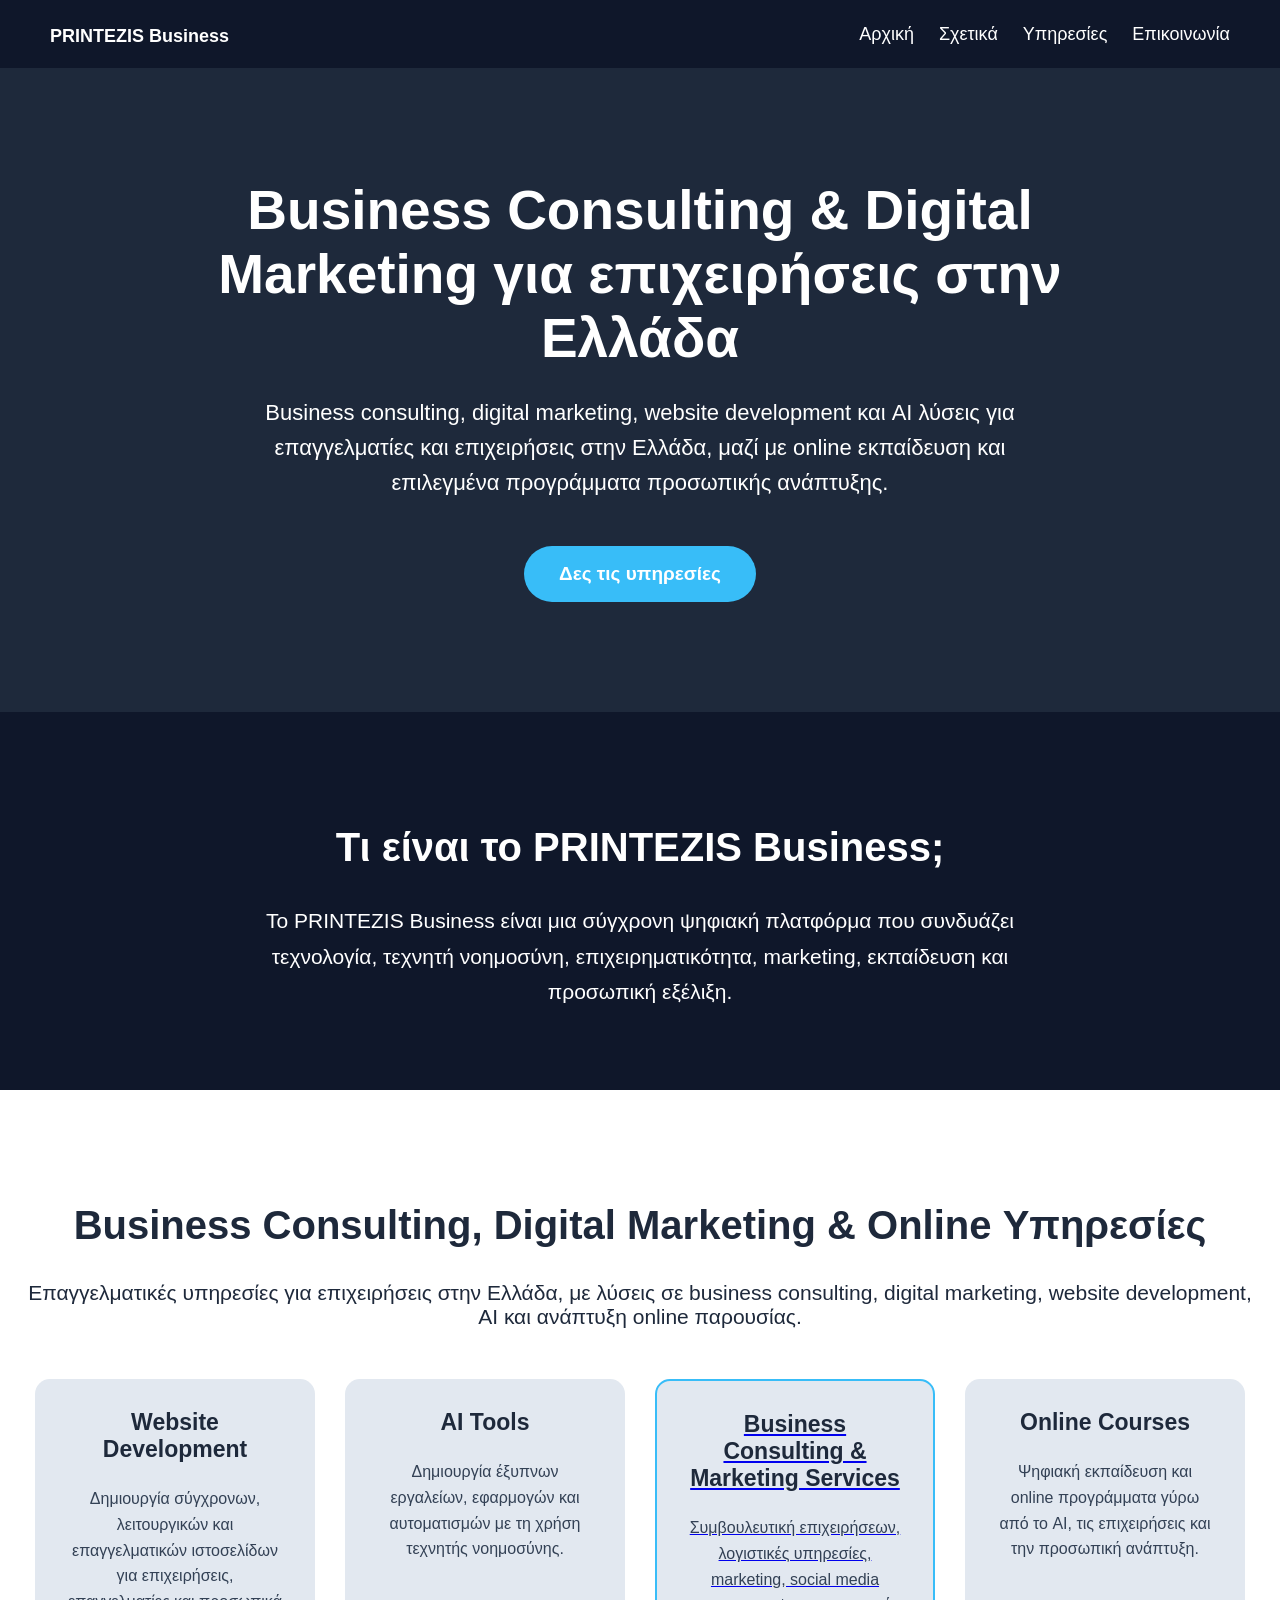
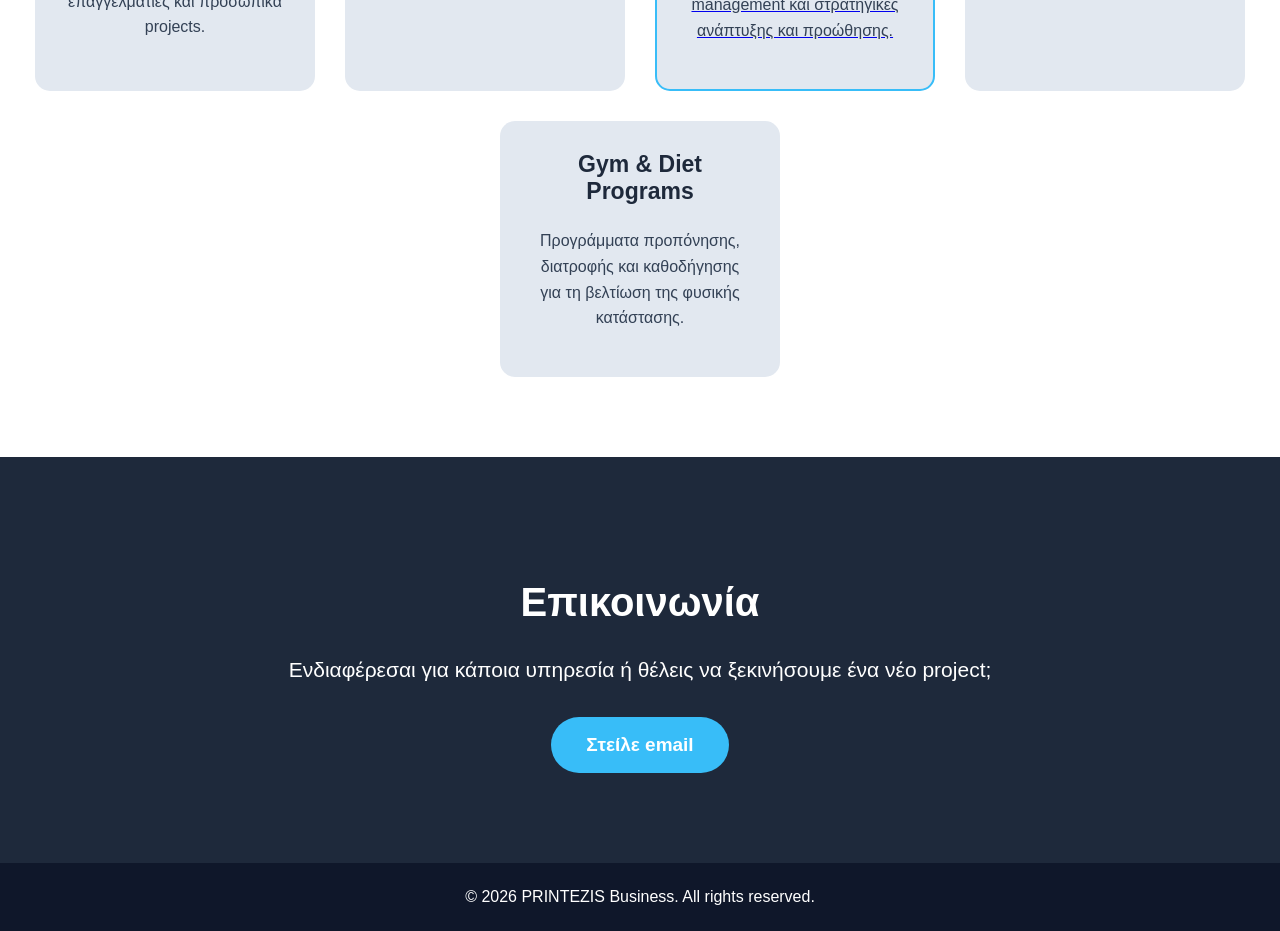
<file: index.html>
<!DOCTYPE html>
<html lang="el">

<head>
    <!-- Google tag (gtag.js) -->
<script async src="https://www.googletagmanager.com/gtag/js?id=G-ZGBVEKWBGP"></script>
<script>
  window.dataLayer = window.dataLayer || [];
  function gtag(){dataLayer.push(arguments);}
  gtag('js', new Date());

  gtag('config', 'G-ZGBVEKWBGP');
</script>
    <meta name="google-site-verification" content="r43bG9RHbESGAjQBH-5aH3C_a0ObtfJvZI0ZxdZ7XYk" />
    <meta charset="UTF-8">

    <meta
        name="viewport"
        content="width=device-width, initial-scale=1.0"
    >

    <title>Business Consulting & Digital Marketing Greece | PRINTEZIS Business</title>
    <meta name="description" content="Business consulting, digital marketing, social media management, website development και AI λύσεις για επιχειρήσεις στην Ελλάδα.">
    <meta name="robots" content="index, follow">

    <link rel="canonical" href="https://suprakariamg.github.io/printezis-business/">

    <meta property="og:type" content="website">
    <meta property="og:locale" content="el_GR">
    <meta property="og:site_name" content="PRINTEZIS Business">
    <meta property="og:title" content="Business Consulting & Digital Marketing Greece | PRINTEZIS Business">
    <meta property="og:description" content="Business consulting, digital marketing, social media management, website development και AI λύσεις για επιχειρήσεις στην Ελλάδα.">
    <meta property="og:url" content="https://suprakariamg.github.io/printezis-business/">

    <meta name="twitter:card" content="summary">
    <meta name="twitter:title" content="Business Consulting & Digital Marketing Greece | PRINTEZIS Business">
    <meta name="twitter:description" content="Business consulting, digital marketing, social media management, website development και AI λύσεις για επιχειρήσεις στην Ελλάδα.">

    <script type="application/ld+json">
    {
      "@context": "https://schema.org",
      "@type": "Organization",
      "name": "PRINTEZIS Business",
      "url": "https://suprakariamg.github.io/printezis-business/",
      "email": "mailto:marioprintezi2004@gmail.com",
      "description": "Business consulting, digital marketing, social media management, website development και AI λύσεις για επιχειρήσεις στην Ελλάδα.",
      "areaServed": {
        "@type": "Country",
        "name": "Greece"
      },
      "knowsAbout": [
        "Business Consulting",
        "Digital Marketing",
        "Social Media Management",
        "Website Development",
        "Artificial Intelligence"
      ]
    }
    </script>

    <link rel="stylesheet" href="style.css">
</head>

<body>

    <nav>

        <h2><a class="brand-link" href="index.html" aria-label="PRINTEZIS Business αρχική">PRINTEZIS Business</a></h2>

        <div class="nav-links">
            <a href="#home">Αρχική</a>
            <a href="#about">Σχετικά</a>
            <a href="#services">Υπηρεσίες</a>
            <a href="#contact">Επικοινωνία</a>
        </div>

    </nav>

    <main>

        <section class="hero" id="home">

           <h1>
    Business Consulting & Digital Marketing για επιχειρήσεις στην Ελλάδα
</h1>

            <p>
                Business consulting, digital marketing, website development και AI λύσεις
                για επαγγελματίες και επιχειρήσεις στην Ελλάδα, μαζί με online εκπαίδευση
                και επιλεγμένα προγράμματα προσωπικής ανάπτυξης.
            </p>

            <a class="main-button" href="#services">
                Δες τις υπηρεσίες
            </a>

        </section>


        <section class="about" id="about">

            <h2>Τι είναι το PRINTEZIS Business;</h2>

            <p>
                Το PRINTEZIS Business είναι μια σύγχρονη ψηφιακή
                πλατφόρμα που συνδυάζει τεχνολογία, τεχνητή
                νοημοσύνη, επιχειρηματικότητα, marketing,
                εκπαίδευση και προσωπική εξέλιξη.
            </p>

        </section>


        <section class="services" id="services">
            <h2>Business Consulting, Digital Marketing & Online Υπηρεσίες</h2>

<p>
    Επαγγελματικές υπηρεσίες για επιχειρήσεις στην Ελλάδα, με λύσεις σε business consulting, digital marketing, website development, AI και ανάπτυξη online παρουσίας.
</p>

            <div class="cards">

                <div class="card">

                    <h3>Website Development</h3>

                    <p>
                        Δημιουργία σύγχρονων, λειτουργικών και
                        επαγγελματικών ιστοσελίδων για επιχειρήσεις,
                        επαγγελματίες και προσωπικά projects.
                    </p>

                </div>


                <div class="card">

                    <h3>AI Tools</h3>

                    <p>
                        Δημιουργία έξυπνων εργαλείων, εφαρμογών και
                        αυτοματισμών με τη χρήση τεχνητής νοημοσύνης.
                    </p>

                </div>


                <a href="business-services.html" class="card business-card" aria-label="Business Consulting και Marketing Services στην Ελλάδα">

                    <h3>Business Consulting & Marketing Services</h3>

                    <p>
                        Συμβουλευτική επιχειρήσεων, λογιστικές
                        υπηρεσίες, marketing, social media management
                        και στρατηγικές ανάπτυξης και προώθησης.
                    </p>

                </a>


                <div class="card">

                    <h3>Online Courses</h3>

                    <p>
                        Ψηφιακή εκπαίδευση και online προγράμματα γύρω
                        από το AI, τις επιχειρήσεις και την προσωπική
                        ανάπτυξη.
                    </p>

                </div>


                <div class="card">

                    <h3>Gym & Diet Programs</h3>

                    <p>
                        Προγράμματα προπόνησης, διατροφής και
                        καθοδήγησης για τη βελτίωση της φυσικής
                        κατάστασης.
                    </p>

                </div>

            </div>

        </section>


        <section class="contact" id="contact">

            <h2>Επικοινωνία</h2>

            <p>
                Ενδιαφέρεσαι για κάποια υπηρεσία ή θέλεις να
                ξεκινήσουμε ένα νέο project;
            </p>

            <a
                class="contact-button"
                href="mailto:marioprintezi2004@gmail.com"
            >
                Στείλε email
            </a>

        </section>

    </main>


    <footer>

        <p>
            © 2026 PRINTEZIS Business. All rights reserved.
        </p>

    </footer>

</body>

</html>
</file>
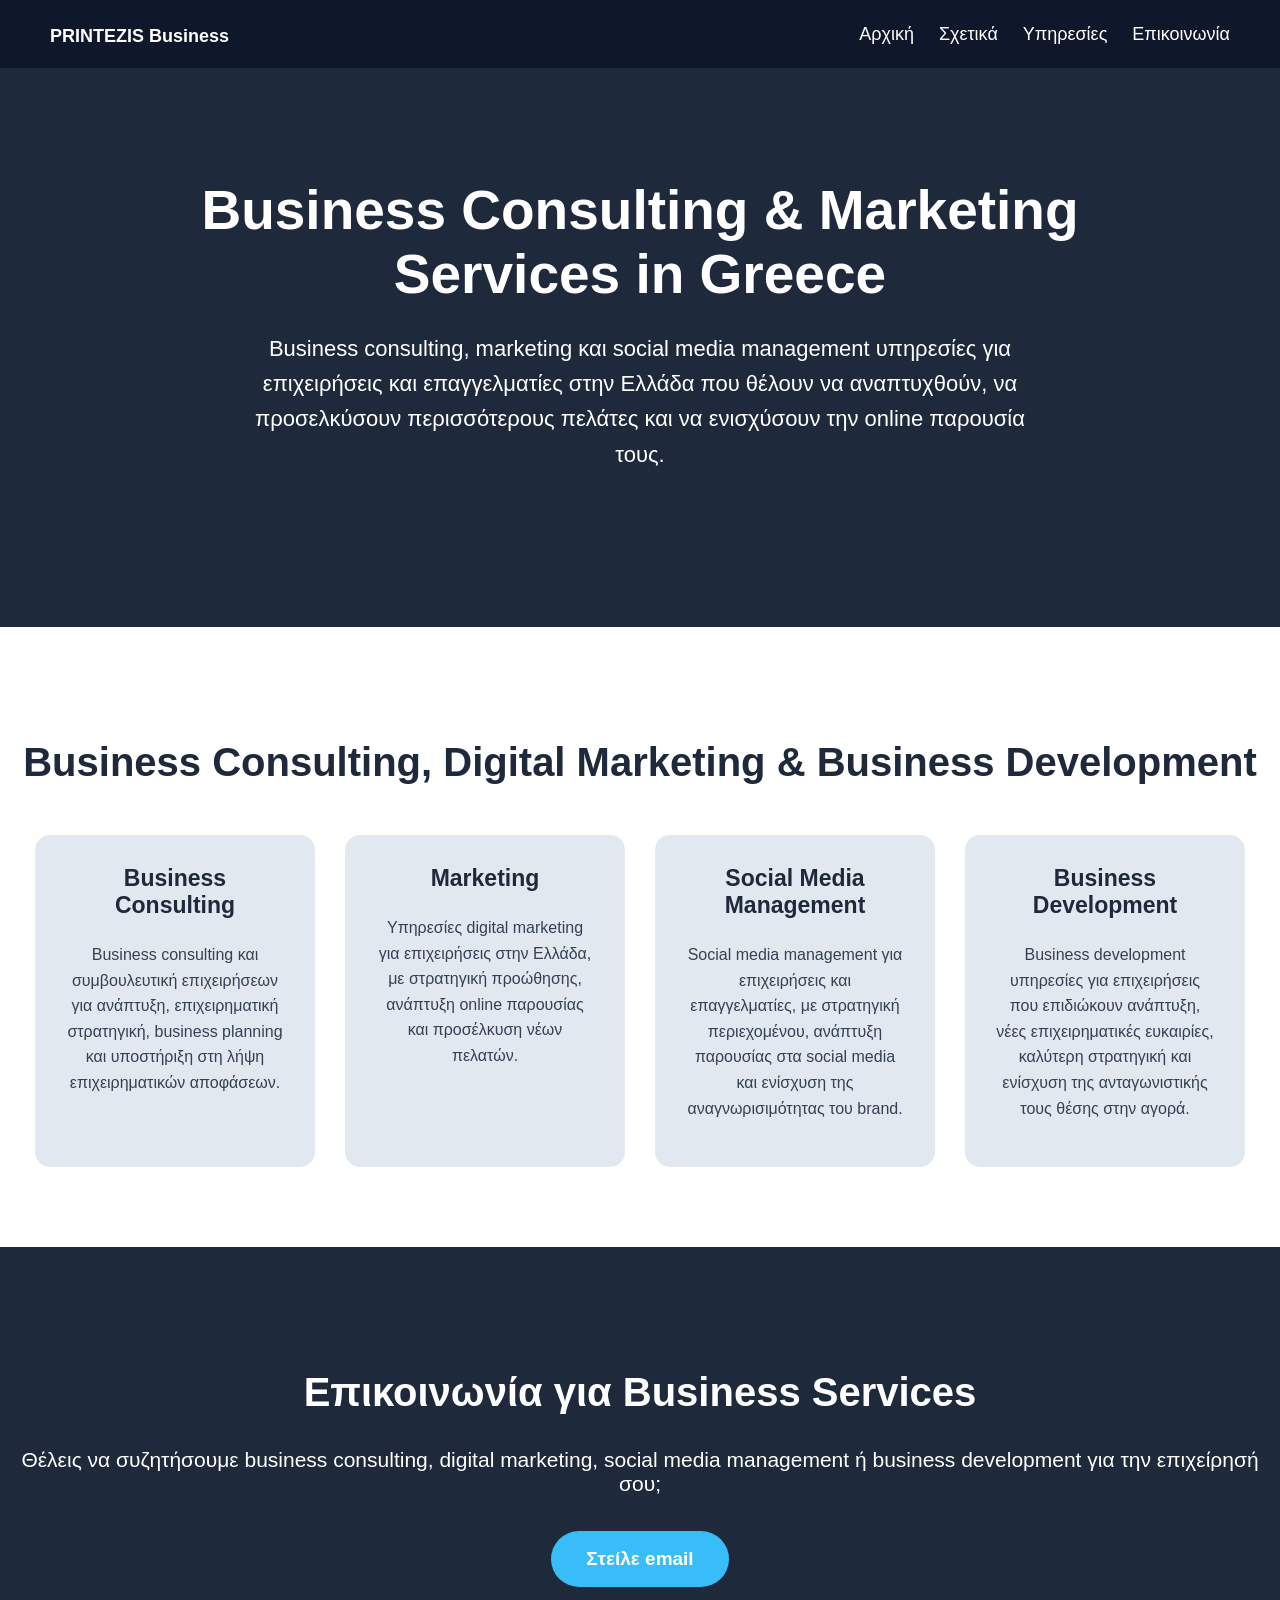
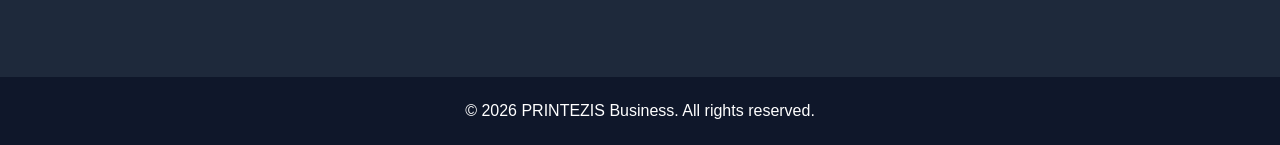
<file: business-services.html>
<!DOCTYPE html>
<html lang="el">

<head>
    <!-- Google tag (gtag.js) -->
    <script async src="https://www.googletagmanager.com/gtag/js?id=G-ZGBVEKWBGP"></script>
    <script>
      window.dataLayer = window.dataLayer || [];
      function gtag(){dataLayer.push(arguments);}
      gtag('js', new Date());
      gtag('config', 'G-ZGBVEKWBGP');
    </script>

    <meta name="google-site-verification" content="r43bG9RHbESGAjQBH-5aH3C_a0ObtfJvZI0ZxdZ7XYk">
    <meta charset="UTF-8">
    <meta name="viewport" content="width=device-width, initial-scale=1.0">

    <title>Business Consulting & Digital Marketing Greece | PRINTEZIS Business</title>
    <meta name="description" content="Business consulting, digital marketing, social media management και business development για επιχειρήσεις και επαγγελματίες στην Ελλάδα.">
    <meta name="robots" content="index, follow">

    <link rel="canonical" href="https://suprakariamg.github.io/printezis-business/business-services.html">

    <meta property="og:type" content="website">
    <meta property="og:locale" content="el_GR">
    <meta property="og:site_name" content="PRINTEZIS Business">
    <meta property="og:title" content="Business Consulting & Digital Marketing Greece | PRINTEZIS Business">
    <meta property="og:description" content="Business consulting, digital marketing, social media management και business development για επιχειρήσεις στην Ελλάδα.">
    <meta property="og:url" content="https://suprakariamg.github.io/printezis-business/business-services.html">

    <meta name="twitter:card" content="summary">
    <meta name="twitter:title" content="Business Consulting & Digital Marketing Greece | PRINTEZIS Business">
    <meta name="twitter:description" content="Business consulting, digital marketing, social media management και business development για επιχειρήσεις στην Ελλάδα.">

    <script type="application/ld+json">
    {
      "@context": "https://schema.org",
      "@type": "Service",
      "name": "Business Consulting & Digital Marketing Services",
      "provider": {
        "@type": "Organization",
        "name": "PRINTEZIS Business",
        "url": "https://suprakariamg.github.io/printezis-business/"
      },
      "areaServed": {
        "@type": "Country",
        "name": "Greece"
      },
      "serviceType": [
        "Business Consulting",
        "Digital Marketing",
        "Social Media Management",
        "Business Development"
      ],
      "url": "https://suprakariamg.github.io/printezis-business/business-services.html"
    }
    </script>

    <link rel="stylesheet" href="style.css">
</head>

<body>

    <nav>
        <h2><a class="brand-link" href="index.html" aria-label="PRINTEZIS Business αρχική">PRINTEZIS Business</a></h2>

        <div class="nav-links">
            <a href="index.html">Αρχική</a>
            <a href="index.html#about">Σχετικά</a>
            <a href="index.html#services">Υπηρεσίες</a>
            <a href="index.html#contact">Επικοινωνία</a>
        </div>
    </nav>

    <main>

        <section class="hero">
            <h1>Business Consulting & Marketing Services in Greece</h1>

          <p>
    Business consulting, marketing και social media management υπηρεσίες
    για επιχειρήσεις και επαγγελματίες στην Ελλάδα που θέλουν να αναπτυχθούν,
    να προσελκύσουν περισσότερους πελάτες και να ενισχύσουν την online παρουσία τους.
</p>
        </section>

        <section class="services">

            <h2>Business Consulting, Digital Marketing & Business Development</h2>

            <div class="cards">

                <div class="card">
                    <h3>Business Consulting</h3>
                   <p>
    Business consulting και συμβουλευτική επιχειρήσεων για ανάπτυξη,
    επιχειρηματική στρατηγική, business planning και υποστήριξη
    στη λήψη επιχειρηματικών αποφάσεων.
</p>
                </div>

                <div class="card">
                    <h3>Marketing</h3>
                    <p>
    Υπηρεσίες digital marketing για επιχειρήσεις στην Ελλάδα,
    με στρατηγική προώθησης, ανάπτυξη online παρουσίας και
    προσέλκυση νέων πελατών.
</p>
                </div>

                <div class="card">
                    <h3>Social Media Management</h3>
                    <p>
    Social media management για επιχειρήσεις και επαγγελματίες,
    με στρατηγική περιεχομένου, ανάπτυξη παρουσίας στα social media
    και ενίσχυση της αναγνωρισιμότητας του brand.
</p>
                </div>

                <div class="card">
                    <h3>Business Development</h3>
                    <p>
    Business development υπηρεσίες για επιχειρήσεις που επιδιώκουν ανάπτυξη,
    νέες επιχειρηματικές ευκαιρίες, καλύτερη στρατηγική και
    ενίσχυση της ανταγωνιστικής τους θέσης στην αγορά.
</p>
                </div>

            </div>

        </section>

        <section class="contact" id="contact">
            <h2>Επικοινωνία για Business Services</h2>
            <p>
                Θέλεις να συζητήσουμε business consulting, digital marketing,
                social media management ή business development για την επιχείρησή σου;
            </p>
            <a class="contact-button" href="mailto:marioprintezi2004@gmail.com">Στείλε email</a>
        </section>

    </main>

    <footer>
        <p>© 2026 PRINTEZIS Business. All rights reserved.</p>
    </footer>

</body>
</html>
</file>
<file: style.css>
*{
    box-sizing:border-box;
    scroll-behavior:smooth;
}

body{
    margin:0;
    background:#1e293b;
    color:white;
    font-family:Arial, Helvetica, sans-serif;
    text-align:center;
}

nav{
    display:flex;
    justify-content:space-between;
    align-items:center;
    padding:20px 50px;
    background:#0f172a;
}

nav h2{
    margin:0;
}

.nav-links{
    display:flex;
    gap:25px;
}

nav a{
    color:white;
    text-decoration:none;
    font-size:18px;
}

nav a:hover{
    color:#38bdf8;
}

.hero{
    padding:110px 20px;
}

.hero h1{
    max-width:900px;
    margin:0 auto 25px;
    font-size:55px;
}

.hero p{
    max-width:800px;
    margin:0 auto 45px;
    font-size:22px;
    line-height:1.6;
}

.main-button,
.contact-button{
    display:inline-block;
    background:#38bdf8;
    color:white;
    padding:17px 35px;
    border-radius:50px;
    text-decoration:none;
    font-size:19px;
    font-weight:bold;
    transition:0.3s;
}

.main-button:hover,
.contact-button:hover{
    background:#0ea5e9;
    transform:scale(1.06);
    box-shadow:0 10px 25px rgba(14,165,233,0.35);
}

.about{
    background:#0f172a;
    padding:80px 20px;
}

.about h2,
.services h2,
.contact h2{
    font-size:40px;
}

.about p{
    max-width:850px;
    margin:auto;
    font-size:21px;
    line-height:1.7;
}

.services{
    background:white;
    color:#1e293b;
    padding:80px 20px;
}

.services > p{
    font-size:21px;
}

.cards{
    display:flex;
    justify-content:center;
    flex-wrap:wrap;
    gap:30px;
    max-width:1300px;
    margin:50px auto 0;
}

.card{
    background:#e2e8f0;
    width:280px;
    min-height:250px;
    padding:30px;
    border-radius:15px;
    transition:0.3s;
}

.card:hover{
    transform:translateY(-10px);
    box-shadow:0 10px 25px rgba(0,0,0,0.2);
}

.card h3{
    margin-top:0;
    color:#1e293b;
    font-size:23px;
}

.card p{
    color:#334155;
    line-height:1.6;
}

.business-card{
    border:2px solid #38bdf8;
}

.contact{
    padding:90px 20px;
}

.contact p{
    margin-bottom:35px;
    font-size:21px;
}

footer{
    padding:25px 20px;
    background:#0f172a;
}

footer p{
    margin:0;
    font-size:16px;
}

@media(max-width:750px){

    nav{
        flex-direction:column;
        gap:20px;
        padding:20px;
    }

    .nav-links{
        flex-wrap:wrap;
        justify-content:center;
        gap:15px;
    }

    .hero{
        padding:75px 20px;
    }

    .hero h1{
        font-size:38px;
    }

    .hero p{
        font-size:19px;
    }

    .about h2,
    .services h2,
    .contact h2{
        font-size:32px;
    }

    .card{
        width:100%;
        max-width:350px;
        min-height:auto;
    }
}

.brand-link{
    color:white;
    text-decoration:none;
}

.brand-link:hover{
    color:#38bdf8;
}
</file>
